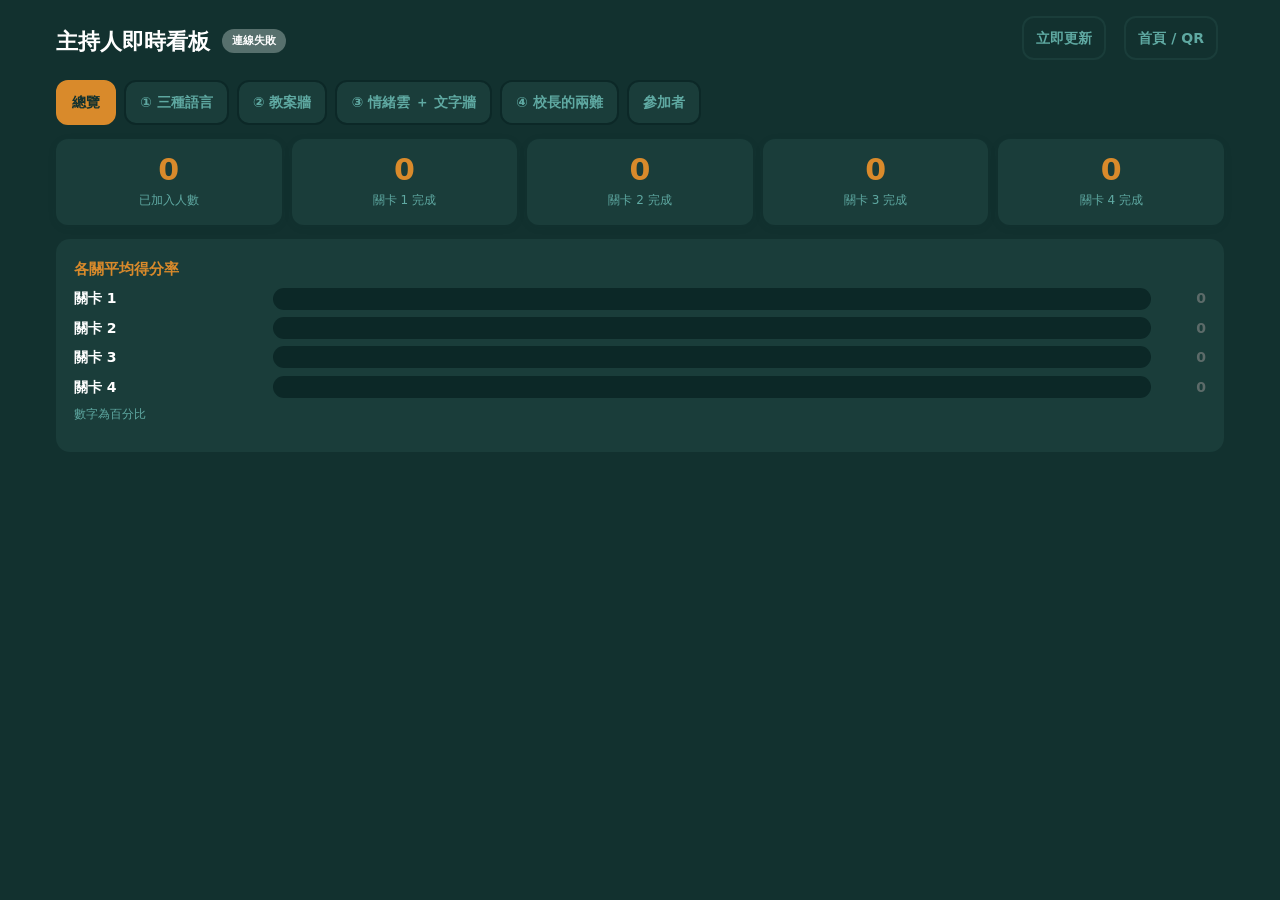
<file: host.html>
<!DOCTYPE html>
<html lang="zh-Hant">
<head>
<meta charset="utf-8">
<meta name="viewport" content="width=device-width,initial-scale=1">
<title>主持人畫面 · 即時看板</title>
<link rel="stylesheet" href="style.css">
<style>
  body{background:var(--ink);color:#fff}
  .card{background:#1A3D3A;color:#fff;box-shadow:none}
  .card h2,.card h3{color:var(--amber)}
  .stat{background:#1A3D3A} .stat b{color:var(--amber)} .stat span{color:var(--teal3)}
  .note{background:#1A3D3A;color:#fff} .note .who{color:var(--teal3)}
  .hbar .tr{background:#0C2827} th{background:var(--teal)} td{background:#1A3D3A;color:#fff;border-color:#0C2827}
  .tabs button{background:#1A3D3A;color:var(--teal3);border-color:#0C2827}
  .tabs button.on{background:var(--amber);color:#12312F;border-color:var(--amber)}
  .muted,.tiny{color:var(--teal3)}
</style>
</head>
<body>
<div class="wrap wide" style="padding-top:16px">
  <div style="display:flex;align-items:center;gap:12px;flex-wrap:wrap;margin-bottom:14px">
    <h1 style="margin:0;font-size:22px">主持人即時看板</h1>
    <span class="badge" id="st">—</span>
    <span style="flex:1"></span>
    <button class="small ghost" style="background:transparent;color:var(--teal3);border-color:#1A3D3A" onclick="load()">立即更新</button>
    <a class="btn small ghost" style="background:transparent;color:var(--teal3);border-color:#1A3D3A" href="index.html">首頁 / QR</a>
  </div>

  <div id="warn" class="card hide">
    <h3>尚未連接 Google Sheet</h3>
    <p class="tiny">請先依 README 的說明部署 Apps Script，把網址貼進 <b>common.js</b> 的 <code>GAS_URL</code>，再重新上傳。<br>
    未連接時，學員的作答只會存在他們自己的手機裡。</p>
  </div>

  <div class="tabs" id="tabs"></div>
  <div id="view"></div>
</div>

<script src="common.js"></script>
<script>
let DATA = [], tab = 'sum';
const st = document.getElementById('st');

const TABS = [
  ['sum','總覽'], ['g1','① 三種語言'], ['g2','② 教案牆'],
  ['g3','③ 情緒雲 ＋ 文字牆'], ['g4','④ 校長的兩難'], ['ppl','參加者'],
];
document.getElementById('tabs').innerHTML =
  TABS.map(([k,n])=>`<button class="${k===tab?'on':''}" onclick="go('${k}')">${n}</button>`).join('');
function go(k){ tab=k;
  document.querySelectorAll('.tabs button').forEach((b,i)=>b.classList.toggle('on', TABS[i][0]===k));
  render(); }

async function load(){
  if (!APP.online()){ document.getElementById('warn').classList.remove('hide'); st.textContent='離線'; st.className='badge off'; render(); return; }
  st.textContent = '更新中…';
  try {
    const d = await APP.jsonp({ action:'all', session: APP.session() });
    DATA = (d && d.rows) || [];
    st.textContent = '已更新 ' + new Date().toLocaleTimeString('zh-TW',{hour:'2-digit',minute:'2-digit',second:'2-digit'});
    st.className = 'badge';
  } catch(e){ st.textContent = '連線失敗'; st.className='badge off'; }
  render();
}

const by = g => DATA.filter(r => r.game === g);
const P = r => { try { return typeof r.payload==='string' ? JSON.parse(r.payload) : (r.payload||{}); } catch(e){ return {}; } };

function bar(label, val, max, color){
  const w = max ? Math.round(val/max*100) : 0;
  return `<div class="hbar"><div class="lb">${APP.esc(label)}</div>
    <div class="tr"><i style="width:${w}%;background:${color||'var(--teal2)'}"></i></div>
    <div class="vl">${val}</div></div>`;
}

function render(){
  const v = document.getElementById('view');
  const people = [...new Set(DATA.map(r=>r.pid))].length;

  if (tab==='sum'){
    v.innerHTML = `
      <div class="stats">
        <div class="stat"><b>${people}</b><span>已加入人數</span></div>
        ${['g1','g2','g3','g4'].map((g,i)=>`<div class="stat"><b>${by(g).length}</b><span>關卡 ${i+1} 完成</span></div>`).join('')}
      </div>
      <div class="card"><h3>各關平均得分率</h3>
        ${['g1','g2','g3','g4'].map((g,i)=>{
          const rs = by(g); if(!rs.length) return bar('關卡 '+(i+1), 0, 100);
          const avg = Math.round(rs.reduce((a,r)=>a + (Number(r.score)/Number(r.max||1)*100),0)/rs.length);
          return bar('關卡 '+(i+1)+'　'+GAMES[i].title, avg, 100, i%2?'var(--amber)':'var(--teal2)');
        }).join('')}
        <p class="tiny">數字為百分比</p>
      </div>`;
  }

  else if (tab==='g1'){
    const rs = by('g1').sort((a,b)=>Number(b.score)-Number(a.score));
    v.innerHTML = rs.length ? `<div class="card"><h3>關卡 1 排行（共 ${rs.length} 人）</h3>
      <table><tr><th>#</th><th>暱稱</th><th>單位</th><th>得分</th><th>正確率</th></tr>
      ${rs.slice(0,25).map((r,i)=>`<tr><td>${i+1}</td><td>${APP.esc(r.name)}</td>
        <td>${APP.esc(r.school||'')}</td><td>${r.score}/${r.max}</td><td>${P(r).pct||''}%</td></tr>`).join('')}
      </table></div>` : empty();
  }

  else if (tab==='g2'){
    const rs = by('g2').filter(r=>P(r).plan && P(r).plan.unit);
    v.innerHTML = rs.length ? `<div class="card"><h3>教案牆（${rs.length} 份）</h3></div>
      <div class="wall">${rs.map(r=>{ const p=P(r).plan; return `<div class="note">
        <div class="who">${APP.esc(r.name)}${r.school?' · '+APP.esc(r.school):''}</div>
        <div style="font-weight:800;margin-bottom:4px">${APP.esc(p.unit)}</div>
        <div class="tiny" style="margin-bottom:6px">${APP.esc(p.goal||'')}</div>
        <div style="font-size:13px"><b style="color:var(--teal3)">Content</b><br>${APP.esc(p.content||'')}</div>
        <div style="font-size:13px;margin-top:5px"><b style="color:var(--teal3)">Scaffold</b><br>${APP.esc(p.scaffold||'').replace(/\n/g,'<br>')}</div>
        <div style="font-size:13px;margin-top:5px"><b style="color:var(--amber)">Product</b><br>${APP.esc(p.product||'')}</div>
        ${p.prop?`<div class="tiny" style="margin-top:5px">鷹架：${APP.esc(p.prop)}</div>`:''}
      </div>`; }).join('')}</div>` : empty();
  }

  else if (tab==='g3'){
    const rs = by('g3');
    const EM = { happy:['開心 Happy','#1E8449'], sad:['難過 Sad','#2E86C1'],
                 angry:['生氣 Angry','#C0392B'], worried:['擔心 Worried','#D98A2B'] };
    const cnt = {}; rs.forEach(r=>{ const e=P(r).emotion; if(e) cnt[e]=(cnt[e]||0)+1; });
    const mx = Math.max(1, ...Object.values(cnt));
    const words = rs.filter(r=>P(r).iam || P(r).ican);
    v.innerHTML = rs.length ? `
      <div class="card"><h3>全場情緒雲（${rs.length} 人 Check-in）</h3>
        ${Object.keys(EM).map(k=>bar(EM[k][0], cnt[k]||0, mx, EM[k][1])).join('')}</div>
      <div class="card"><h3>Best Bear 文字牆　I am ___. I can ___.</h3></div>
      <div class="wall">${words.map(r=>{ const p=P(r); return `<div class="note">
        <div class="who">${APP.esc(r.name)}${r.school?' · '+APP.esc(r.school):''}</div>
        <div style="font-size:15px;font-weight:700;line-height:1.5">
          I am ${APP.esc(p.iam||'___')}.<br>I can ${APP.esc(p.ican||'___')}.</div>
        ${p.feel?`<div class="tiny" style="margin-top:6px">我現在覺得 ${APP.esc(p.feel)}</div>`:''}
      </div>`; }).join('')}</div>` : empty();
  }

  else if (tab==='g4'){
    const rs = by('g4');
    const SCN = ['① 校務會議怎麼宣布','② 「我英語不好」','③ 30 萬怎麼花','④ 家長來電','⑤ 王牌老師調校'];
    const dist = SCN.map(()=>({A:0,B:0,C:0}));
    const types = {};
    rs.forEach(r=>{ const p=P(r);
      (p.picks||[]).forEach(k=>{ if(dist[k.scene-1] && dist[k.scene-1][k.choice]!==undefined) dist[k.scene-1][k.choice]++; });
      if(p.typeName) types[p.typeName]=(types[p.typeName]||0)+1; });
    const tmx = Math.max(1, ...Object.values(types));
    v.innerHTML = rs.length ? `
      <div class="card"><h3>校長型分布（${rs.length} 人）</h3>
        ${Object.keys(types).map(k=>bar(k, types[k], tmx, 'var(--amber)')).join('') || '<p class="tiny">尚無資料</p>'}</div>
      ${SCN.map((s,i)=>{ const d=dist[i], m=Math.max(1,d.A,d.B,d.C);
        return `<div class="card"><h3>${s}</h3>
          ${['A','B','C'].map(c=>bar('選項 '+c, d[c], m, c==='B'?'var(--ok)':'var(--teal2)')).join('')}</div>`;
      }).join('')}` : empty();
  }

  else {
    const map = {};
    DATA.forEach(r=>{ if(!map[r.pid]) map[r.pid]={name:r.name,school:r.school,role:r.role,g:new Set()}; map[r.pid].g.add(r.game); });
    const list = Object.values(map);
    v.innerHTML = list.length ? `<div class="card"><h3>參加者（${list.length} 人）</h3>
      <table><tr><th>暱稱</th><th>單位</th><th>身分</th><th>完成關卡</th></tr>
      ${list.map(p=>`<tr><td>${APP.esc(p.name)}</td><td>${APP.esc(p.school||'')}</td>
        <td>${APP.esc(p.role||'')}</td><td>${[...p.g].sort().join(' ')}</td></tr>`).join('')}
      </table></div>` : empty();
  }
}
function empty(){ return `<div class="card center"><p class="muted" style="margin:0">目前還沒有人送出資料。<br>請學員掃描首頁的 QR Code 加入。</p></div>`; }

load();
setInterval(load, 10000);
</script>
</body>
</html>
</file>
<file: style.css>
:root{
  --ink:#12312F; --teal:#0B5551; --teal2:#1E7A72; --teal3:#5FA9A2;
  --amber:#D98A2B; --amberL:#F7E9D2; --amberD:#A9631A;
  --pale:#EEF4F3; --pale2:#F7FAF9; --grey:#5C6B69; --grey2:#8A9896;
  --ok:#1E8449; --err:#C0392B; --white:#fff;
  --r:14px; --sh:0 2px 10px rgba(18,49,47,.08);
}
*{box-sizing:border-box;-webkit-tap-highlight-color:transparent}
html,body{margin:0;padding:0}
body{
  background:var(--pale2); color:var(--ink); min-height:100vh;
  font-family:"Microsoft JhengHei","PingFang TC","Noto Sans TC",system-ui,-apple-system,sans-serif;
  font-size:16px; line-height:1.6; padding-bottom:24px;
}
.wrap{max-width:640px;margin:0 auto;padding:0 16px}
.wrap.wide{max-width:1200px}

/* ---------- header ---------- */
header{background:var(--ink);color:#fff;padding:14px 0 16px;margin-bottom:18px}
header .wrap{display:flex;align-items:center;gap:12px}
header .back{color:var(--teal3);text-decoration:none;font-size:22px;line-height:1;padding:4px 6px}
header h1{margin:0;font-size:18px;font-weight:700;flex:1}
header .sub{margin:2px 0 0;font-size:12px;color:var(--teal3);font-weight:400}
.badge{background:var(--amber);color:#fff;border-radius:999px;padding:3px 10px;font-size:11px;font-weight:700;white-space:nowrap}
.badge.off{background:#57706D}

/* ---------- cards ---------- */
.card{background:#fff;border-radius:var(--r);padding:18px;box-shadow:var(--sh);margin-bottom:14px}
.card.tint{background:var(--pale)}
.card.warm{background:var(--amberL)}
.card.dark{background:var(--ink);color:#fff}
.card.dark h2,.card.dark h3{color:var(--amber)}
h2{font-size:19px;margin:0 0 8px}
h3{font-size:15px;margin:0 0 6px;color:var(--teal)}
p{margin:0 0 10px}
.muted{color:var(--grey);font-size:14px}
.tiny{font-size:12px;color:var(--grey2)}
.en{font-style:italic;color:var(--teal);font-size:14px}

/* ---------- buttons ---------- */
button,.btn{
  font:inherit;font-weight:700;border:0;border-radius:12px;cursor:pointer;
  padding:14px 16px;background:var(--teal);color:#fff;width:100%;
  display:block;text-align:center;text-decoration:none;margin-bottom:10px;
  transition:transform .06s, filter .15s;
}
button:active,.btn:active{transform:scale(.985)}
button:disabled{opacity:.45;cursor:not-allowed}
.btn.amber,button.amber{background:var(--amber)}
.btn.ghost,button.ghost{background:#fff;color:var(--teal);border:2px solid var(--teal)}
.btn.small,button.small{padding:9px 12px;font-size:14px;width:auto;display:inline-block;margin:0 6px 6px 0}
.row{display:flex;gap:10px}
.row>*{flex:1}

/* ---------- options (game answers) ---------- */
.opt{
  background:#fff;border:2px solid var(--pale);border-radius:12px;
  padding:14px;margin-bottom:10px;cursor:pointer;text-align:left;
  color:var(--ink);font-weight:600;width:100%;font-size:15px;line-height:1.45;
}
.opt small{display:block;font-weight:400;color:var(--grey);font-size:12.5px;margin-top:3px}
.opt:hover{border-color:var(--teal3)}
.opt.right{border-color:var(--ok);background:#EAF6EF}
.opt.wrong{border-color:var(--err);background:#FCEDEB}
.opt.dim{opacity:.5}

/* ---------- inputs ---------- */
input,textarea,select{
  font:inherit;width:100%;padding:12px;border:2px solid var(--pale);
  border-radius:10px;background:#fff;color:var(--ink);margin-bottom:12px;
}
input:focus,textarea:focus,select:focus{outline:none;border-color:var(--teal3)}
label{display:block;font-size:13px;font-weight:700;color:var(--teal);margin-bottom:5px}
textarea{min-height:78px;resize:vertical}

/* ---------- progress / meta ---------- */
.bar{height:7px;background:var(--pale);border-radius:99px;overflow:hidden;margin:2px 0 14px}
.bar>i{display:block;height:100%;background:var(--amber);width:0;transition:width .3s}
.meta{display:flex;justify-content:space-between;font-size:13px;color:var(--grey);margin-bottom:4px;font-weight:700}

/* ---------- feedback ---------- */
.fb{border-radius:12px;padding:13px;margin:12px 0;font-size:14px;line-height:1.5}
.fb.ok{background:#EAF6EF;border-left:5px solid var(--ok)}
.fb.no{background:#FCEDEB;border-left:5px solid var(--err)}
.fb b{display:block;margin-bottom:4px}

/* ---------- chips / emotions ---------- */
.chips{display:flex;flex-wrap:wrap;gap:8px;margin-bottom:12px}
.chip{border:2px solid var(--pale);background:#fff;border-radius:999px;padding:9px 15px;
  font-size:14px;font-weight:700;cursor:pointer;width:auto;margin:0;color:var(--ink)}
.chip.on{background:var(--teal);color:#fff;border-color:var(--teal)}
.emo{display:grid;grid-template-columns:repeat(2,1fr);gap:10px;margin-bottom:14px}
.emo button{margin:0;padding:18px 10px;font-size:16px;border-radius:14px;color:#fff}
.emo button.sel{outline:4px solid var(--ink);outline-offset:2px}

/* ---------- stat ---------- */
.stats{display:grid;grid-template-columns:repeat(auto-fit,minmax(120px,1fr));gap:10px;margin-bottom:14px}
.stat{background:#fff;border-radius:12px;padding:14px;text-align:center;box-shadow:var(--sh)}
.stat b{display:block;font-size:30px;color:var(--teal);line-height:1.1}
.stat span{font-size:12px;color:var(--grey)}

/* ---------- game menu ---------- */
.game{display:flex;gap:13px;align-items:flex-start;background:#fff;border-radius:var(--r);
  padding:16px;box-shadow:var(--sh);margin-bottom:12px;text-decoration:none;color:var(--ink)}
.game .n{flex:0 0 42px;height:42px;border-radius:50%;background:var(--teal);color:#fff;
  display:flex;align-items:center;justify-content:center;font-weight:800;font-size:18px}
.game .n.a{background:var(--amber)}
.game h3{margin:0 0 3px;font-size:16px;color:var(--ink)}
.game p{margin:0;font-size:13px;color:var(--grey);line-height:1.45}
.game .done{flex:0 0 auto;font-size:11px;font-weight:800;color:var(--ok);align-self:center}

/* ---------- qr ---------- */
#qrbox{display:flex;flex-direction:column;align-items:center;gap:10px}
#qr img,#qr canvas{border-radius:8px}
.qrfull{position:fixed;inset:0;background:var(--ink);z-index:99;display:none;
  flex-direction:column;align-items:center;justify-content:center;gap:20px;padding:20px;text-align:center}
.qrfull.on{display:flex}
.qrfull h2{color:#fff;font-size:clamp(20px,4vw,34px);margin:0}
.qrfull .url{color:var(--teal3);font-size:clamp(13px,2.2vw,18px);word-break:break-all}
.qrfull .white{background:#fff;padding:18px;border-radius:16px}

/* ---------- host ---------- */
.tabs{display:flex;gap:8px;flex-wrap:wrap;margin-bottom:14px}
.tabs button{width:auto;margin:0;padding:9px 14px;font-size:14px;background:#fff;color:var(--teal);border:2px solid var(--pale)}
.tabs button.on{background:var(--teal);color:#fff;border-color:var(--teal)}
.wall{display:grid;grid-template-columns:repeat(auto-fill,minmax(230px,1fr));gap:10px}
.note{background:#fff;border-radius:12px;padding:13px;box-shadow:var(--sh);font-size:14px}
.note .who{font-size:11px;color:var(--grey2);margin-bottom:5px;font-weight:700}
.hbar{display:flex;align-items:center;gap:9px;margin-bottom:7px;font-size:14px}
.hbar .lb{flex:0 0 190px;font-weight:700}
.hbar .tr{flex:1;background:var(--pale);border-radius:99px;height:22px;overflow:hidden}
.hbar .tr>i{display:block;height:100%;background:var(--teal2);border-radius:99px}
.hbar .vl{flex:0 0 46px;text-align:right;color:var(--grey);font-weight:700}
table{width:100%;border-collapse:collapse;background:#fff;border-radius:12px;overflow:hidden;box-shadow:var(--sh)}
th,td{padding:10px 12px;text-align:left;font-size:14px;border-bottom:1px solid var(--pale)}
th{background:var(--teal);color:#fff;font-size:13px}

.hide{display:none!important}
.center{text-align:center}
.mt{margin-top:16px}

/* ---------- 圖形題 ---------- */
.art{width:100%;max-width:300px;height:auto;display:block;margin:6px auto 2px}
.artbox{background:var(--pale2);border-radius:12px;padding:10px 8px 6px;margin-bottom:10px}
.artgrid{display:grid;grid-template-columns:repeat(2,1fr);gap:10px;margin-bottom:12px}
.artopt{background:#fff;border:2px solid var(--pale);border-radius:12px;padding:8px 6px 10px;
  cursor:pointer;text-align:center;width:100%;margin:0;color:var(--ink);font-weight:700;font-size:13px}
.artopt .art{max-width:100%;margin:0 auto 4px}
.artopt:hover{border-color:var(--teal3)}
.artopt.right{border-color:var(--ok);background:#EAF6EF}
.artopt.wrong{border-color:var(--err);background:#FCEDEB}
.artopt.dim{opacity:.45}
.tag{display:inline-block;background:var(--teal);color:#fff;border-radius:999px;
  padding:3px 11px;font-size:11.5px;font-weight:800;margin-bottom:8px}
.tag.a{background:var(--amber)}
.tag.g{background:var(--grey2)}

/* ---------- 開場卡 ---------- */
.game.hero{background:var(--amberL);border:2px solid var(--amber)}
.game .n.h{background:var(--amber);font-size:20px}
.game.hero h3{color:var(--amberD)}
</file>
